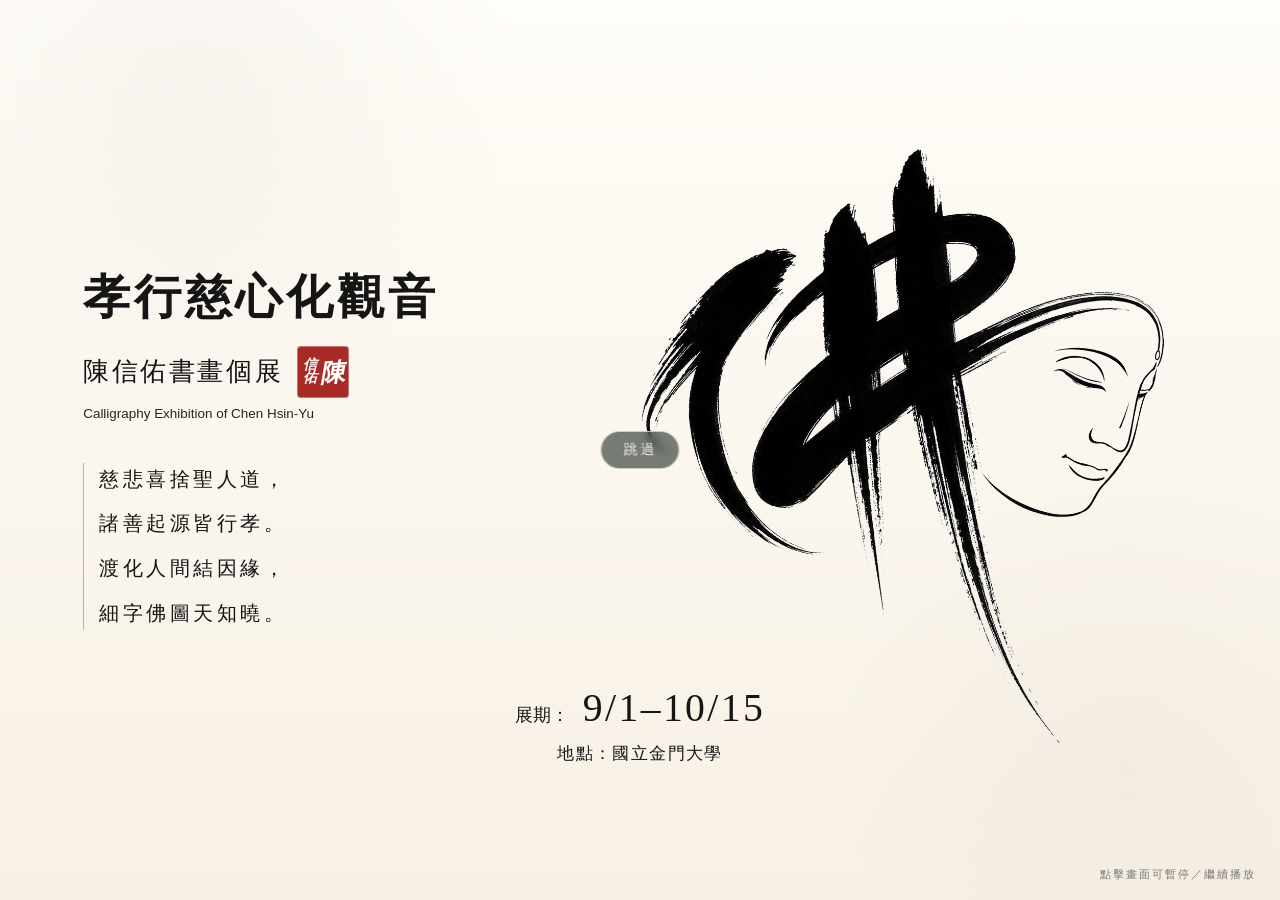
<file: index.html>
<!DOCTYPE html>
<html lang="zh-Hant">
<head>
<meta charset="UTF-8">
<meta name="viewport" content="width=device-width, initial-scale=1.0">
<title>孝行慈心化觀音｜陳信佑書畫個展</title>
<style>
:root{
  --paper:#fbf8f1;
  --ink:#151515;
  --seal:#a72a26;
  --gold:#b9955a;
  --muted:#625b52;
}

*{box-sizing:border-box}

html,body{
  margin:0;
  width:100%;
  height:100%;
  overflow:hidden;
  background:var(--paper);
  color:var(--ink);
  font-family:"Noto Serif TC","Source Han Serif TC","PMingLiU","Microsoft JhengHei",serif;
}

.intro{
  width:100vw;
  height:100vh;
  min-height:700px;
  display:flex;
  align-items:center;
  justify-content:center;
  position:relative;
  background:
    radial-gradient(circle at 15% 10%, rgba(90,70,50,.045), transparent 24%),
    radial-gradient(circle at 88% 85%, rgba(90,70,50,.035), transparent 22%),
    linear-gradient(180deg,#fffdf8 0%,#f7f0e5 100%);
}

.stage{
  width:min(1180px,92vw);
  height:min(720px,86vh);
  display:grid;
  grid-template-columns:1.05fr .95fr;
  gap:3vw;
  align-items:center;
}

.left{
  padding-left:2.5vw;
}

.reveal{
  opacity:0;
  transform:translateY(16px);
  animation:revealUp .65s cubic-bezier(.2,.8,.2,1) forwards;
}

.title{
  margin:0;
  font-size:clamp(34px,3.65vw,62px);
  line-height:1.18;
  letter-spacing:.08em;
  white-space:nowrap;
  font-weight:600;
  animation-delay:.35s;
}

.subtitle-row{
  display:flex;
  align-items:center;
  gap:14px;
  margin-top:20px;
}

.subtitle{
  font-size:clamp(22px,2vw,34px);
  letter-spacing:.1em;
  animation-delay:1.1s;
}

.artist-seal{
  width:52px;
  height:52px;
  background:var(--seal);
  color:#fff;
  border-radius:4px;
  display:grid;
  grid-template-columns:1fr 1fr;
  padding:4px 5px;
  gap:2px;
  box-shadow:inset 0 0 0 1px rgba(255,255,255,.35);
  font-family:"DFKai-SB","BiauKai","KaiTi","STKaiti",serif;
  font-style:italic;
  font-weight:700;
  animation-delay:1.45s;
}

.artist-seal .stack{
  display:flex;
  flex-direction:column;
  align-items:center;
  justify-content:center;
  line-height:.9;
  font-size:14px;
}

.artist-seal .chen{
  display:flex;
  align-items:center;
  justify-content:center;
  font-size:25px;
  transform:rotate(-4deg);
}

.english{
  margin-top:8px;
  font-family:Arial,Helvetica,sans-serif;
  font-size:clamp(13px,1.05vw,18px);
  color:#252525;
  animation-delay:1.95s;
}

.poem{
  margin-top:42px;
  padding-left:15px;
  border-left:1px solid rgba(185,149,90,.7);
  display:grid;
  gap:12px;
  font-size:clamp(18px,1.6vw,28px);
  line-height:1.6;
  letter-spacing:.17em;
}

.poem span:nth-child(1){animation-delay:2.55s}
.poem span:nth-child(2){animation-delay:3.05s}
.poem span:nth-child(3){animation-delay:3.55s}
.poem span:nth-child(4){animation-delay:4.05s}

.hero{
  position:relative;
  height:min(620px,74vh);
  display:flex;
  align-items:center;
  justify-content:center;
}

.hero img{
  width:min(650px,50vw);
  max-height:82vh;
  object-fit:contain;
  opacity:0;
  transform:scale(.82);
  filter:blur(6px);
  animation:heroIn 1.15s cubic-bezier(.2,.8,.2,1) forwards 4.75s;
}

.date-block{
  position:absolute;
  left:50%;
  bottom:15vh;
  transform:translateX(-50%);
  opacity:0;
  animation:dateIn .7s ease forwards 6.1s;
  text-align:center;
  white-space:nowrap;
}

.date-label{
  font-size:18px;
  margin-right:10px;
}

.date{
  font-size:clamp(30px,3.1vw,50px);
  letter-spacing:.06em;
}

.count-wrap{
  position:absolute;
  left:50%;
  bottom:3.6vh;
  transform:translateX(-50%);
  display:none;
  align-items:center;
  gap:16px;
  color:var(--gold);
}

.count-wrap.show{
  display:flex;
}

.count-label{
  font-size:11px;
  letter-spacing:.18em;
  color:#6d6256;
}

.count{
  font-family:Georgia,"Times New Roman",serif;
  font-size:34px; /* 小一點 */
  min-width:24px;
  text-align:center;
}

.skip{
  position:absolute;
  right:24px;
  bottom:18px;
  font-size:11px;
  letter-spacing:.18em;
  color:#777;
}


.location{
  margin-top:10px;
  font-size:clamp(16px,1.35vw,22px);
  letter-spacing:.08em;
  color:var(--ink);
}

@keyframes revealUp{
  to{opacity:1;transform:translateY(0)}
}

@keyframes heroIn{
  from{opacity:0;transform:scale(.82);filter:blur(6px)}
  to{opacity:1;transform:scale(1);filter:blur(0)}
}

@keyframes dateIn{
  from{opacity:0;transform:translate(-50%,12px)}
  to{opacity:1;transform:translate(-50%,0)}
}

@media(max-width:800px){
  html,body{overflow:auto}
  .intro{
    min-height:100vh;
    height:auto;
    padding:46px 0 130px;
  }
  .stage{
    grid-template-columns:1fr;
    height:auto;
    gap:24px;
  }
  .left{padding:0 6vw}
  .hero{height:42vh;min-height:330px}
  .hero img{width:min(88vw,520px);max-height:58vh}
  .date-block{
    position:relative;
    left:auto;
    bottom:auto;
    transform:none;
    margin-top:4px;
    animation-name:dateInMobile;
  }
  .count-wrap{
    position:relative;
    left:auto;
    bottom:auto;
    transform:none;
    justify-content:center;
    margin-top:18px;
  }
  @keyframes dateInMobile{
    from{opacity:0;transform:translateY(12px)}
    to{opacity:1;transform:translateY(0)}
  }
}



</style>

<style>
/* =========================================================
   index.html 手機版：全部改成由上到下排列
   避免左右雙欄造成文字或佛像被裁切
   ========================================================= */
@media(max-width:600px){

  html,
  body{
    width:100%;
    min-height:100%;
    overflow-x:hidden !important;
    overflow-y:auto !important;
  }

  .intro{
    width:100% !important;
    height:auto !important;
    min-height:100svh !important;
    overflow:visible !important;
    display:block !important;
    padding:24px 0 90px !important;
  }

  /* 原本左右兩欄改為單欄：文字在上、佛像在下 */
  .stage{
    width:100% !important;
    height:auto !important;
    display:flex !important;
    flex-direction:column !important;
    align-items:center !important;
    justify-content:flex-start !important;
    gap:20px !important;
    padding:0 18px !important;
    margin:0 auto !important;
  }

  .left{
    width:100% !important;
    max-width:520px !important;
    padding:0 !important;
    margin:0 auto !important;
    text-align:center !important;
  }

  /* 主標題單行優先；太窄時縮小，不向左右溢出 */
  .title{
    width:100% !important;
    margin:0 auto !important;
    font-size:clamp(24px,7.3vw,36px) !important;
    line-height:1.3 !important;
    letter-spacing:.06em !important;
    white-space:nowrap !important;
    text-align:center !important;
  }

  /* 書畫個展與印章置中 */
  .subtitle-row{
    width:100% !important;
    margin-top:14px !important;
    display:flex !important;
    justify-content:center !important;
    align-items:center !important;
    gap:10px !important;
  }

  .subtitle{
    font-size:clamp(17px,5vw,25px) !important;
    letter-spacing:.07em !important;
    white-space:nowrap !important;
  }

  .artist-seal{
    flex:0 0 auto !important;
    width:42px !important;
    height:42px !important;
  }

  .english{
    margin-top:8px !important;
    padding:0 6px !important;
    font-size:11px !important;
    line-height:1.45 !important;
    text-align:center !important;
  }

  /* 四句詩改成垂直區塊，避免左右延伸 */
  .poem{
    width:max-content !important;
    max-width:100% !important;
    margin:26px auto 0 !important;
    padding-left:12px !important;
    gap:8px !important;
    font-size:clamp(15px,4.4vw,20px) !important;
    line-height:1.55 !important;
    letter-spacing:.08em !important;
    text-align:left !important;
  }

  .poem span{
    white-space:nowrap !important;
  }

  /* 佛字＋佛像放在所有文字下方 */
  .hero{
    width:100% !important;
    height:auto !important;
    min-height:0 !important;
    max-height:none !important;
    margin:0 auto !important;
    display:flex !important;
    justify-content:center !important;
    align-items:center !important;
    overflow:visible !important;
  }

  .hero img{
    display:block !important;
    width:min(82vw,430px) !important;
    max-width:100% !important;
    height:auto !important;
    max-height:none !important;
    object-fit:contain !important;
    margin:0 auto !important;
  }

  /* 展期與地點接在佛像下方，不使用 absolute */
  .date-block{
    position:relative !important;
    left:auto !important;
    right:auto !important;
    top:auto !important;
    bottom:auto !important;
    transform:none !important;
    width:100% !important;
    margin:18px auto 0 !important;
    padding:0 16px !important;
    text-align:center !important;
  }

  .date-label{
    font-size:14px !important;
    margin-right:5px !important;
  }

  .date{
    font-size:clamp(24px,7vw,34px) !important;
  }

  .location{
    margin-top:7px !important;
    font-size:14px !important;
  }

  /* 倒數也接續在下方 */
  .count-wrap{
    position:relative !important;
    left:auto !important;
    right:auto !important;
    top:auto !important;
    bottom:auto !important;
    transform:none !important;
    justify-content:center !important;
    width:100% !important;
    margin:14px auto 0 !important;
  }

  /* 操作提示改到頁面最下方，避免蓋住內容 */
  .skip{
    position:relative !important;
    right:auto !important;
    left:auto !important;
    bottom:auto !important;
    width:100% !important;
    margin:22px auto 0 !important;
    padding:0 12px !important;
    text-align:center !important;
    font-size:10px !important;
  }
}

/* 極窄手機再縮小主標，確保不被左右截切 */
@media(max-width:380px){
  .stage{
    padding-left:12px !important;
    padding-right:12px !important;
  }

  .title{
    font-size:22px !important;
    letter-spacing:.035em !important;
  }

  .subtitle{
    font-size:17px !important;
  }

  .poem{
    font-size:15px !important;
    letter-spacing:.04em !important;
  }

  .hero img{
    width:88vw !important;
  }
}
</style>


<style>
/* 手機版：暫停／繼續提示固定在右下角 */
@media(max-width:600px){
  .skip{
    position:fixed !important;
    right:10px !important;
    left:auto !important;
    bottom:10px !important;
    top:auto !important;
    width:auto !important;
    margin:0 !important;
    padding:5px 8px !important;
    text-align:right !important;
    z-index:99999 !important;
    white-space:nowrap !important;
  }
}
</style>


<style>
@media(max-width:600px){
  .subtitle-row{
    overflow:visible !important;
    min-height:58px !important;
  }
  .artist-seal{
    flex:0 0 52px !important;
    width:52px !important;
    min-width:52px !important;
    height:52px !important;
    min-height:52px !important;
    padding:5px 6px !important;
    overflow:visible !important;
    box-sizing:border-box !important;
    line-height:1 !important;
  }
  .artist-seal .stack{
    font-size:14px !important;
    line-height:1.05 !important;
    overflow:visible !important;
  }
  .artist-seal .chen{
    font-size:23px !important;
    line-height:1 !important;
    overflow:visible !important;
    transform:rotate(-2deg) !important;
  }
}
</style>


<style>
/* 手機版：展期、地點、倒數往上移，可與佛字下緣重疊 */
@media (max-width: 600px){
  .date-block{
    position:relative !important;
    margin-top:-88px !important;
    z-index:30 !important;
  }

  .location{
    margin-top:4px !important;
  }

  .count-wrap{
    position:relative !important;
    margin-top:4px !important;
    z-index:31 !important;
  }
}

@media (max-width: 390px){
  .date-block{
    margin-top:-98px !important;
  }
}
</style>


<style>
/* 手機版：只將「佛字＋佛像」稍微往上移，其他不動 */
@media (max-width: 600px){
  .hero{
    position:relative !important;
    top:-18px !important;
  }
}
</style>


<style>
/* 桌機＋手機：畫面中央「跳過」按鈕 */
.skip-intro-btn{
  position:fixed;
  left:50%;
  top:50%;
  transform:translate(-50%,-50%);
  z-index:99999;
  display:flex;
  align-items:center;
  justify-content:center;
  padding:9px 22px;
  border:1px solid rgba(240,234,223,.72);
  border-radius:999px;
  background:rgba(24,35,31,.58);
  color:#f0eadf;
  font-size:14px;
  letter-spacing:.18em;
  text-decoration:none;
  cursor:pointer;
  backdrop-filter:blur(4px);
  -webkit-backdrop-filter:blur(4px);
  transition:background .2s ease, border-color .2s ease, opacity .2s ease;
}

.skip-intro-btn:hover{
  background:rgba(240,234,223,.14);
  border-color:#f0eadf;
}

@media(max-width:600px){
  .skip-intro-btn{
    padding:8px 19px;
    font-size:13px;
  }
}
</style>

</head>
<body>

<a class="skip-intro-btn" href="exhibition.html"
   onclick="event.stopPropagation();">跳過</a>

<div class="intro" id="intro">
  <div class="stage">
    <section class="left">
      <h1 class="title reveal">孝行慈心化觀音</h1>

      <div class="subtitle-row">
        <div class="subtitle reveal">陳信佑書畫個展</div>

        <div class="artist-seal reveal" aria-label="陳信佑印章">
          <div class="stack">
            <span>信</span>
            <span>佑</span>
          </div>
          <div class="chen">陳</div>
        </div>
      </div>

      <div class="english reveal">Calligraphy Exhibition of Chen Hsin-Yu</div>

      <div class="poem">
        <span class="reveal">慈悲喜捨聖人道，</span>
        <span class="reveal">諸善起源皆行孝。</span>
        <span class="reveal">渡化人間結因緣，</span>
        <span class="reveal">細字佛圖天知曉。</span>
      </div>
    </section>

    <section class="hero">
      <img src="assets/buddha-face.png" alt="佛字與佛像主視覺">
    </section>
  </div>

  <div class="date-block">
    <span class="date-label">展期：</span>
    <span class="date">9/1–10/15</span>
    <div class="location">地點：國立金門大學</div>
  </div>

  <div class="count-wrap" id="countWrap">
    <span class="count-label">即將進入展覽首頁</span>
    <span class="count" id="count">3</span>
  </div>

  <div class="skip">點擊畫面可暫停／繼續播放</div>
</div>





<script>
(function(){
  var entered=false;
  var countWrap=document.getElementById("countWrap");
  var count=document.getElementById("count");

  var n=3;
  var timer=null;
  var countdownStarted=false;
  var paused=false;

  var remainingDelay=7000;
  var delayStartedAt=0;
  var delayTimer=null;

  /*
    只保存「按下暫停當下」仍在執行或等待中的動畫。
    已經 finished 的動畫不加入，恢復時就不會重播。
  */
  var pausedAnimations=[];

  function enter(){
    if(entered)return;
    entered=true;
    window.location.href="exhibition.html";
  }

  function tick(){
    n--;

    if(n<=0){
      clearInterval(timer);
      timer=null;
      enter();
      return;
    }

    count.textContent=n;
  }

  function startCountdown(){
    if(countdownStarted)return;

    countdownStarted=true;
    n=3;
    countWrap.classList.add("show");
    count.textContent=n;

    if(!paused){
      timer=setInterval(tick,1000);
    }
  }

  function scheduleCountdown(){
    if(countdownStarted || paused)return;

    delayStartedAt=performance.now();

    delayTimer=setTimeout(function(){
      delayTimer=null;
      remainingDelay=0;
      startCountdown();
    },remainingDelay);
  }

  function pauseIntroAnimations(){
    pausedAnimations=[];

    if(typeof document.getAnimations!=="function"){
      return;
    }

    var animations=document.getAnimations();

    for(var i=0;i<animations.length;i++){
      var animation=animations[i];

      /*
        finished：已經播放完成，完全不碰它
        idle：尚未建立有效播放狀態，也不處理
        running / pending：才需要暫停並記錄
      */
      if(
        animation.playState==="running" ||
        animation.playState==="pending"
      ){
        try{
          animation.pause();
          pausedAnimations.push(animation);
        }catch(e){}
      }
    }
  }

  function resumeIntroAnimations(){
    /*
      只繼續「剛才真正被我們暫停」的動畫。
      不重新掃描 document.getAnimations()，
      因此已完成的文字不會被 play() 重新啟動。
    */
    for(var i=0;i<pausedAnimations.length;i++){
      var animation=pausedAnimations[i];

      try{
        if(animation.playState==="paused"){
          animation.play();
        }
      }catch(e){}
    }

    pausedAnimations=[];
  }

  function pauseAll(){
    if(paused)return;

    paused=true;

    /* 1. 暫停尚未完成的文字 / 佛像 / 展期動畫 */
    pauseIntroAnimations();

    /* 2. 暫停倒數開始前的等待時間 */
    if(!countdownStarted && delayTimer){
      clearTimeout(delayTimer);
      delayTimer=null;

      var elapsed=performance.now()-delayStartedAt;
      remainingDelay=Math.max(0,remainingDelay-elapsed);
    }

    /* 3. 暫停 3 → 2 → 1 */
    if(countdownStarted && timer){
      clearInterval(timer);
      timer=null;
    }
  }

  function resumeAll(){
    if(!paused)return;

    paused=false;

    /* 只從暫停位置繼續，已完成內容保持原狀 */
    resumeIntroAnimations();

    if(!countdownStarted){
      if(remainingDelay<=0){
        startCountdown();
      }else{
        scheduleCountdown();
      }
    }else if(!timer){
      timer=setInterval(tick,1000);
    }
  }

  scheduleCountdown();

  document.addEventListener("click",function(){
    if(paused){
      resumeAll();
    }else{
      pauseAll();
    }
  });
})();
</script>
</body>
</html>
</file>
